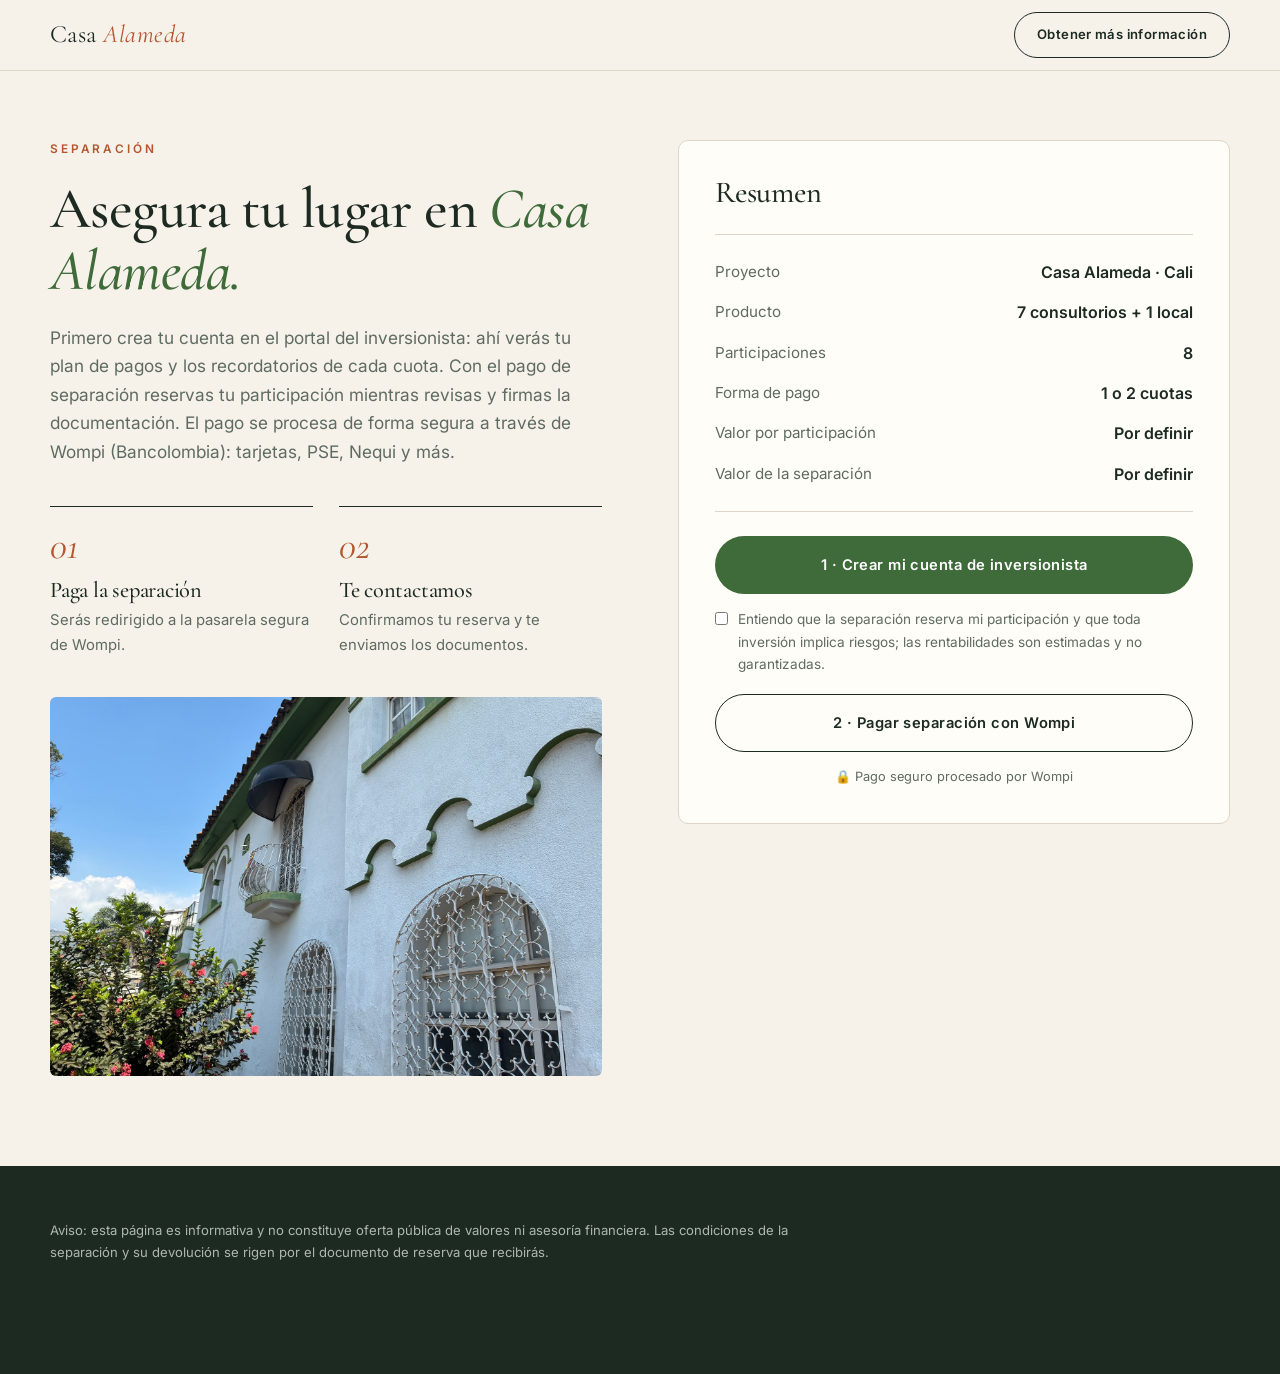
<file: invertir.html>
<!DOCTYPE html>
<html lang="es">
<head>
<meta charset="utf-8">
<meta name="viewport" content="width=device-width,initial-scale=1">
<title>Separa tu participación · Casa Alameda</title>
<link rel="preconnect" href="https://fonts.googleapis.com">
<link rel="preconnect" href="https://fonts.gstatic.com" crossorigin>
<link href="https://fonts.googleapis.com/css2?family=Cormorant+Garamond:ital,wght@0,400;0,500;1,400;1,500&family=Inter:wght@400;500;600&display=swap" rel="stylesheet">
<link rel="stylesheet" href="styles.css">
</head>
<body>

<header class="nav solid">
  <div class="wrap">
    <a class="brand" href="index.html">Casa <span>Alameda</span></a>
    <a class="btn btn-dark btn-ghost" href="index.html#contacto">Obtener más información</a>
  </div>
</header>

<main class="checkout">
  <div class="wrap split" style="align-items:start">
    <div>
      <span class="eyebrow">Separación</span>
      <h2>Asegura tu lugar en <em>Casa Alameda.</em></h2>
      <p class="lead">Primero crea tu cuenta en el portal del inversionista: ahí verás tu plan de pagos y los recordatorios de cada cuota. Con el pago de separación reservas tu participación mientras revisas y firmas la documentación. El pago se procesa de forma segura a través de Wompi (Bancolombia): tarjetas, PSE, Nequi y más.</p>
      <ol class="steps" style="padding:0;grid-template-columns:1fr 1fr;margin-top:40px">
        <li><h3>Paga la separación</h3><p>Serás redirigido a la pasarela segura de Wompi.</p></li>
        <li><h3>Te contactamos</h3><p>Confirmamos tu reserva y te enviamos los documentos.</p></li>
      </ol>
      <div class="frame wide" style="margin-top:40px"><img src="assets/fachada-3.jpg" alt="Fachada Casa Alameda"></div>
    </div>

    <aside class="summary">
      <h3 style="font-size:1.9rem">Resumen</h3>
      <dl>
        <dt>Proyecto</dt><dd>Casa Alameda · Cali</dd>
        <dt>Producto</dt><dd>7 consultorios + 1 local</dd>
        <dt>Participaciones</dt><dd>8</dd>
        <dt>Forma de pago</dt><dd>1 o 2 cuotas</dd>
        <dt>Valor por participación</dt><dd data-cfg="valorParticipacion"></dd>
        <dt>Valor de la separación</dt><dd data-cfg="valorSeparacion"></dd>
      </dl>
      <a class="btn btn-primary" data-portal href="#" target="_blank" rel="noopener" style="margin-bottom:14px">1 · Crear mi cuenta de inversionista</a>
      <label class="check" style="margin-bottom:18px"><input type="checkbox" id="ok"> Entiendo que la separación reserva mi participación y que toda inversión implica riesgos; las rentabilidades son estimadas y no garantizadas.</label>
      <a class="btn btn-ghost btn-dark" id="pay" href="#">2 · Pagar separación con Wompi</a>
      <div class="wompi-note">🔒 Pago seguro procesado por Wompi</div>
      <div class="msg" id="payMsg" style="margin-top:16px"></div>
    </aside>
  </div>
</main>

<footer style="margin-top:90px">
  <div class="wrap">
    <p>Aviso: esta página es informativa y no constituye oferta pública de valores ni asesoría financiera. Las condiciones de la separación y su devolución se rigen por el documento de reserva que recibirás.</p>
  </div>
</footer>

<script src="config.js"></script>
<script>
const C = window.ALAMEDA || {};
document.querySelectorAll('[data-cfg]').forEach(el=>{ el.textContent = C[el.dataset.cfg] ?? 'Por definir'; });
document.getElementById('pay').addEventListener('click',e=>{
  e.preventDefault();
  const msg=document.getElementById('payMsg'); msg.classList.add('on');
  if(!document.getElementById('ok').checked){ msg.textContent='Marca la casilla para continuar.'; return; }
  if(!C.wompiLink){ msg.textContent='Falta configurar el link de pago de Wompi en config.js (wompiLink).'; return; }
  location.href = C.wompiLink;
});
</script>
<script type="module" src="site.js"></script>
</body>
</html>
</file>
<file: styles.css>
:root{
  --cream:#f6f2ea; --paper:#fffdf8; --ink:#1d2a22; --muted:#5f6b62;
  --green:#3f6b3a; --green-dark:#2a4a2b; --terra:#b5562f; --line:#ddd5c5;
  --serif:"Cormorant Garamond",Georgia,serif; --sans:"Inter",system-ui,sans-serif;
}
*{box-sizing:border-box;margin:0}
html{scroll-behavior:smooth}
body{font-family:var(--sans);color:var(--ink);background:var(--cream);line-height:1.65;-webkit-font-smoothing:antialiased}
img,video{display:block;max-width:100%}
a{color:inherit}
.wrap{width:min(1180px,100% - 40px);margin-inline:auto}
h1,h2,h3{font-family:var(--serif);font-weight:500;line-height:1.08;letter-spacing:-.01em}
h2{font-size:clamp(2.1rem,4.6vw,3.6rem)}
h2 em,h1 em{font-style:italic;color:var(--green)}
.eyebrow{font-size:.74rem;letter-spacing:.24em;text-transform:uppercase;color:var(--terra);font-weight:600;margin-bottom:18px;display:block}
.lead{font-size:1.08rem;color:var(--muted);max-width:60ch}
section{padding:clamp(70px,10vw,130px) 0}

/* Botones */
.btn{display:inline-flex;align-items:center;gap:10px;padding:16px 30px;border-radius:999px;font-weight:600;font-size:.92rem;letter-spacing:.03em;text-decoration:none;border:1px solid transparent;cursor:pointer;transition:.25s;font-family:var(--sans)}
.btn-primary{background:var(--green);color:#fff}
.btn-primary:hover{background:var(--green-dark);transform:translateY(-2px)}
.btn-ghost{border-color:currentColor;color:inherit;background:transparent}
.btn-ghost:hover{background:#fff;color:var(--ink);border-color:#fff}
.btn-dark{border-color:var(--ink)}
.btn-dark:hover{background:var(--ink);color:#fff;border-color:var(--ink)}

/* Nav */
.nav{position:fixed;inset:0 0 auto 0;z-index:50;padding:18px 0;color:#fff;transition:.3s}
.nav.solid{background:rgba(246,242,234,.94);backdrop-filter:blur(10px);color:var(--ink);box-shadow:0 1px 0 var(--line);padding:12px 0}
.nav .wrap{display:flex;align-items:center;justify-content:space-between;gap:20px}
.brand{font-family:var(--serif);font-size:1.55rem;text-decoration:none;letter-spacing:.02em}
.brand span{font-style:italic;color:var(--terra)}
.nav ul{display:flex;gap:30px;list-style:none;padding:0;font-size:.86rem}
.nav ul a{text-decoration:none;opacity:.9}
.nav ul a:hover{opacity:1;text-decoration:underline;text-underline-offset:6px}
.nav .btn{padding:11px 22px;font-size:.82rem}
@media(max-width:860px){.nav ul{display:none}}

/* Hero */
.hero{position:relative;min-height:100svh;display:flex;align-items:flex-end;color:#fff;padding:130px 0 clamp(50px,8vw,90px);overflow:hidden}
.hero-media{position:absolute;inset:0}
.hero-media img,.hero-media video{width:100%;height:100%;object-fit:cover}
.hero-media::after{content:"";position:absolute;inset:0;background:linear-gradient(90deg,rgba(15,25,18,.72) 0%,rgba(15,25,18,.35) 55%,rgba(15,25,18,.05) 100%),linear-gradient(180deg,rgba(15,25,18,.4) 0%,rgba(15,25,18,0) 30%,rgba(15,25,18,.7) 100%)}
.hero .wrap{position:relative}
.hero .eyebrow{color:#f0c9a8}
.hero h1{font-size:clamp(3rem,8.5vw,7rem);max-width:13ch}
.hero h1 em{color:#cfe3c3}
.hero p{max-width:54ch;margin:24px 0 34px;font-size:1.1rem;opacity:.92}
.cta{display:flex;flex-wrap:wrap;gap:14px}
.hero-facts{display:grid;grid-template-columns:repeat(4,auto);gap:clamp(20px,5vw,60px);margin-top:54px;padding-top:26px;border-top:1px solid rgba(255,255,255,.28);width:fit-content}
.hero-facts b{display:block;font-family:var(--serif);font-size:2.2rem;font-weight:500;line-height:1}
.hero-facts small{font-size:.74rem;letter-spacing:.14em;text-transform:uppercase;opacity:.8}
@media(max-width:640px){.hero-facts{grid-template-columns:repeat(2,auto)}}

/* Split */
.split{display:grid;grid-template-columns:1fr 1fr;gap:clamp(30px,6vw,90px);align-items:center}
.split.rev>:first-child{order:2}
.split p+p{margin-top:16px}
.split .lead{margin-top:22px}
.frame{position:relative}
.frame img,.frame video{width:100%;aspect-ratio:4/5;object-fit:cover;border-radius:220px 220px 6px 6px}
.frame.wide img,.frame.wide video{aspect-ratio:16/11;border-radius:6px}
@media(max-width:860px){.split{grid-template-columns:1fr}.split.rev>:first-child{order:0}}

/* Ubicación */
.dark{background:var(--green-dark);color:#f3efe4}
.dark h2 em{color:#cfe3c3}
.dark .lead{color:#c9d3c4}
.dark .eyebrow{color:#f0c9a8}
.cards{display:grid;grid-template-columns:repeat(3,1fr);gap:22px;margin-top:54px}
.card{border:1px solid rgba(255,255,255,.2);border-radius:8px;padding:32px 28px}
.card .n{font-family:var(--serif);font-style:italic;font-size:1.1rem;color:#f0c9a8}
.card h3{font-size:1.7rem;margin:10px 0 12px}
.card p{font-size:.95rem;color:#c9d3c4}
@media(max-width:860px){.cards{grid-template-columns:1fr}}

/* Apartamentos */
.units{display:grid;grid-template-columns:repeat(4,1fr);gap:0;margin-top:50px;border-top:1px solid var(--line);border-left:1px solid var(--line)}
.unit{padding:30px 26px;border-right:1px solid var(--line);border-bottom:1px solid var(--line);background:var(--paper)}
.unit svg{width:30px;height:30px;stroke:var(--green);fill:none;stroke-width:1.4;margin-bottom:16px}
.unit h3{font-size:1.45rem;margin-bottom:6px}
.unit p{font-size:.92rem;color:var(--muted)}
@media(max-width:860px){.units{grid-template-columns:1fr 1fr}}
@media(max-width:520px){.units{grid-template-columns:1fr}}

/* Galería */
.gallery{display:grid;grid-template-columns:repeat(12,1fr);gap:12px;margin-top:50px}
.gallery figure{position:relative;overflow:hidden;border-radius:6px;cursor:zoom-in;grid-column:span 4}
.gallery figure.w6{grid-column:span 6}.gallery figure.w8{grid-column:span 8}
.gallery img{width:100%;height:100%;aspect-ratio:16/10;object-fit:cover;transition:transform .7s}
.gallery figure:hover img{transform:scale(1.05)}
.gallery figcaption{position:absolute;left:14px;bottom:12px;color:#fff;font-size:.78rem;letter-spacing:.1em;text-transform:uppercase;text-shadow:0 1px 8px rgba(0,0,0,.7)}
@media(max-width:760px){.gallery figure,.gallery figure.w6,.gallery figure.w8{grid-column:span 12}}
.lightbox{position:fixed;inset:0;background:rgba(10,15,12,.94);display:none;place-items:center;z-index:100;padding:20px;cursor:zoom-out}
.lightbox.on{display:grid}
.lightbox img{max-height:92vh;border-radius:4px}

/* Inversión */
.figures{display:grid;grid-template-columns:repeat(3,1fr);gap:0;margin-top:50px;border:1px solid var(--line);border-radius:8px;overflow:hidden;background:var(--paper)}
.figures div{padding:34px 30px;border-right:1px solid var(--line);border-bottom:1px solid var(--line)}
.figures small{font-size:.72rem;letter-spacing:.16em;text-transform:uppercase;color:var(--muted)}
.figures b{display:block;font-family:var(--serif);font-weight:500;font-size:clamp(1.5rem,2.6vw,2.2rem);margin-top:8px;line-height:1.15}
.figures b.tbd{color:#a79f8f;font-style:italic}
@media(max-width:760px){.figures{grid-template-columns:1fr}}
.includes{display:grid;grid-template-columns:repeat(3,1fr);gap:26px;margin-top:40px}
.includes li{list-style:none;padding-left:30px;position:relative;font-size:.97rem}
.includes li::before{content:"";position:absolute;left:0;top:.55em;width:16px;height:1px;background:var(--terra)}
.includes b{display:block;font-family:var(--serif);font-size:1.35rem;font-weight:500}
@media(max-width:760px){.includes{grid-template-columns:1fr}}

/* Pasos */
.steps{display:grid;grid-template-columns:repeat(4,1fr);gap:26px;margin-top:50px;counter-reset:s}
.steps li{list-style:none;counter-increment:s;border-top:1px solid var(--ink);padding-top:20px}
.steps li::before{content:"0" counter(s);font-family:var(--serif);font-style:italic;font-size:2.4rem;color:var(--terra);display:block;line-height:1;margin-bottom:12px}
.steps h3{font-size:1.4rem;margin-bottom:6px}
.steps p{font-size:.93rem;color:var(--muted)}
@media(max-width:860px){.steps{grid-template-columns:1fr 1fr}}
@media(max-width:520px){.steps{grid-template-columns:1fr}}

/* Contacto */
.contact{background:var(--paper);border-top:1px solid var(--line)}
form{display:grid;gap:16px}
.row{display:grid;grid-template-columns:1fr 1fr;gap:16px}
@media(max-width:520px){.row{grid-template-columns:1fr}}
label{font-size:.76rem;letter-spacing:.12em;text-transform:uppercase;color:var(--muted);display:grid;gap:8px}
input,select,textarea{font:inherit;font-size:1rem;letter-spacing:0;text-transform:none;color:var(--ink);padding:14px 16px;border:1px solid var(--line);border-radius:6px;background:#fff;width:100%}
input:focus,select:focus,textarea:focus{outline:2px solid var(--green);outline-offset:1px;border-color:transparent}
.check{display:flex;gap:10px;align-items:flex-start;text-transform:none;letter-spacing:0;font-size:.85rem}
.check input{width:auto;margin-top:4px}
.note{font-size:.84rem;color:var(--muted)}
.msg{padding:14px 16px;border-radius:6px;background:#eef3ea;border:1px solid #cddcc6;font-size:.92rem;display:none}
.msg.on{display:block}

/* Banda CTA */
.band{position:relative;color:#fff;text-align:center;padding:clamp(90px,14vw,170px) 0;overflow:hidden}
.band img{position:absolute;inset:0;width:100%;height:100%;object-fit:cover}
.band::after{content:"";position:absolute;inset:0;background:rgba(20,35,24,.72)}
.band .wrap{position:relative;z-index:1}
.band h2{max-width:18ch;margin:0 auto 30px}
.band h2 em{color:#cfe3c3}
.band .cta{justify-content:center}

footer{background:var(--ink);color:#aeb8ae;padding:54px 0;font-size:.82rem}
footer .brand{color:#fff;display:block;margin-bottom:14px}
footer p{max-width:95ch}
footer p+p{margin-top:10px}

/* Página de separación */
.checkout{padding-top:140px;min-height:100svh}
.summary{background:var(--paper);border:1px solid var(--line);border-radius:10px;padding:36px}
.summary dl{display:grid;grid-template-columns:1fr auto;gap:14px 20px;margin:24px 0;padding:24px 0;border-block:1px solid var(--line)}
.summary dt{color:var(--muted);font-size:.95rem}.summary dd{font-weight:600;text-align:right}
.summary .btn{width:100%;justify-content:center}
.wompi-note{display:flex;align-items:center;gap:8px;justify-content:center;margin-top:14px;font-size:.8rem;color:var(--muted)}

.reveal{opacity:0;transform:translateY(26px);transition:opacity .9s,transform .9s}
.reveal.in{opacity:1;transform:none}
@media(prefers-reduced-motion:reduce){.reveal{opacity:1;transform:none;transition:none}html{scroll-behavior:auto}}

/* ===== Captación de leads ===== */
.hero-grid{display:grid;grid-template-columns:minmax(0,1.25fr) minmax(300px,400px);gap:clamp(24px,5vw,70px);align-items:end}
.hero-grid .hero-facts{margin-top:36px}
@media(max-width:960px){.hero-grid{grid-template-columns:1fr}.hero{padding-top:110px}}
form.lead{background:var(--paper);color:var(--ink);border-radius:14px;padding:28px 26px;display:grid;gap:12px;box-shadow:0 24px 60px rgba(0,0,0,.28)}
form.lead h3{font-size:1.75rem;line-height:1.1}form.lead p{font-size:.93rem;color:var(--muted);margin:0 0 4px;max-width:none;opacity:1}
form.lead input:not([type=checkbox]){padding:14px 16px;border:1px solid var(--line);border-radius:8px;font-size:1rem;background:#fff;width:100%}
form.lead .ck{display:flex;gap:9px;font-size:.76rem;color:var(--muted);text-transform:none;letter-spacing:0;line-height:1.4;align-items:flex-start}form.lead .ck input{width:auto;margin-top:3px}
form.lead .btn{justify-content:center;width:100%;font-size:1rem;padding:17px}form.lead small{text-align:center;color:var(--muted);font-size:.76rem}
form.lead .msg{margin:0}
.modal{position:fixed;inset:0;background:rgba(15,20,16,.72);z-index:120;display:none;place-items:center;padding:18px;backdrop-filter:blur(3px)}.modal.on{display:grid}
.modal-box{position:relative;width:min(440px,100%)}.modal-x{position:absolute;right:12px;top:10px;border:0;background:none;font-size:1.1rem;cursor:pointer;color:var(--muted);z-index:2}
.sticky-cta{position:fixed;left:0;right:0;bottom:0;z-index:60;background:rgba(255,253,248,.97);border-top:1px solid var(--line);padding:10px 20px;display:flex;gap:14px;align-items:center;justify-content:center;transform:translateY(110%);transition:.3s;backdrop-filter:blur(8px)}
.sticky-cta.on{transform:none}.sticky-cta span{font-size:.9rem;color:var(--muted)}.sticky-cta .btn{padding:12px 24px}
@media(max-width:640px){.sticky-cta span{display:none}.sticky-cta .btn{width:100%;justify-content:center}}
body{padding-bottom:0}footer{padding-bottom:110px}
.cta-block{background:var(--green-dark);color:#f3efe4;border-radius:14px;padding:clamp(28px,5vw,54px);display:flex;gap:24px;align-items:center;justify-content:space-between;flex-wrap:wrap;margin-top:60px}
.cta-block h3{font-size:clamp(1.6rem,3vw,2.3rem);max-width:22ch}.cta-block p{color:#d8cdc3;margin-top:8px;max-width:50ch}
/* Plano técnico + modelo 3D */
.plano{display:grid;grid-template-columns:repeat(auto-fit,minmax(320px,1fr));gap:14px;margin-top:40px}.plano figure{background:#fff;border:1px solid var(--line);border-radius:8px;padding:8px;cursor:zoom-in}.plano img{width:100%}
.plano figcaption{font-size:.8rem;color:var(--muted);padding:6px 4px 2px}

/* Flujo de recursos */
.flujo{width:100%;border-collapse:collapse;background:var(--paper);border:1px solid var(--line);border-radius:8px;font-size:.95rem}.flujo th,.flujo td{padding:14px 18px;border-bottom:1px solid var(--line);text-align:left}.flujo th{font-size:.7rem;letter-spacing:.14em;text-transform:uppercase;color:var(--muted)}.flujo .num{text-align:right;white-space:nowrap;font-variant-numeric:tabular-nums}.flujo tr.sub td{background:#eef3ea}

/* Mapa de distancias y proyección */
.mapa-grid{display:grid;grid-template-columns:minmax(0,1.7fr) minmax(260px,1fr);gap:18px;margin-top:50px}
#mapa{height:clamp(340px,56vh,520px);border-radius:12px;overflow:hidden;z-index:1}
#mapa-lista{list-style:none;padding:0;display:grid;gap:10px;align-content:start}
#mapa-lista li{display:grid;grid-template-columns:auto 1fr auto;gap:12px;align-items:center;border:1px solid rgba(255,255,255,.2);border-radius:10px;padding:14px 16px}
#mapa-lista b{display:block;font-family:var(--serif);font-size:1.25rem;font-weight:500}#mapa-lista small{display:block;color:#c9d3c4;font-size:.8rem}
#mapa-lista em{font-style:normal;text-align:right;font-size:1.15rem;font-weight:600;white-space:nowrap}
.pin{width:30px;height:30px;border-radius:50%;display:grid;place-items:center;color:#fff;font:600 14px var(--sans);border:2px solid #fff;box-shadow:0 2px 8px rgba(0,0,0,.35)}
.tip{font:500 12px var(--sans);border-radius:6px}.tip.casa{font-weight:700;background:#b5562f;color:#fff;border-color:#b5562f}.tip.casa::before{border-top-color:#b5562f}
@media(max-width:860px){.mapa-grid{grid-template-columns:1fr}}
.supuestos span{display:block;font-size:.8rem;color:var(--muted);margin-top:4px}
.barcell{position:relative;min-width:150px}.barcell i{position:absolute;left:0;top:22%;bottom:22%;background:#cfe0c8;border-radius:0 4px 4px 0}.barcell span{position:relative;font-weight:600}

/* Tablas de estudio / proyección */
.market table{width:100%;border-collapse:collapse;margin-top:24px;background:var(--paper);border:1px solid var(--line);border-radius:8px;overflow:hidden;font-size:.92rem}
.market th,.market td{padding:13px 16px;text-align:left;border-bottom:1px solid var(--line)}
.market th{font-size:.68rem;letter-spacing:.12em;text-transform:uppercase;color:var(--muted);font-weight:600}
.market td.num,.market th.num{text-align:right;white-space:nowrap;font-variant-numeric:tabular-nums}
.market tr.sub td{background:#eef3ea}.market tr.base td{background:#f6efe2;font-weight:600}
.market .scroll{overflow-x:auto}.market h3{font-size:1.7rem;margin-top:60px}
.market .src{font-size:.82rem;color:var(--muted);margin-top:14px;max-width:95ch}.market .src a{color:var(--green)}

/* Videos de YouTube */
.videos{display:grid;grid-template-columns:repeat(auto-fit,minmax(320px,1fr));gap:18px;margin-top:40px}
.yt{position:relative;aspect-ratio:16/9;border-radius:10px;overflow:hidden;background:#000}.yt iframe{position:absolute;inset:0;width:100%;height:100%;border:0}

/* Presupuesto de obra */
.pres .cap-row{cursor:pointer}.pres .cap-row:hover td{background:#f6f1e7}.pres .cap-row button{border:0;background:none;font-size:.9rem;cursor:pointer;color:var(--muted);width:18px}
.pres .it td{font-size:.86rem;color:var(--muted);padding-left:44px}.pres .it td small{display:block;font-size:.76rem}.pres .hide{display:none}
</file>
